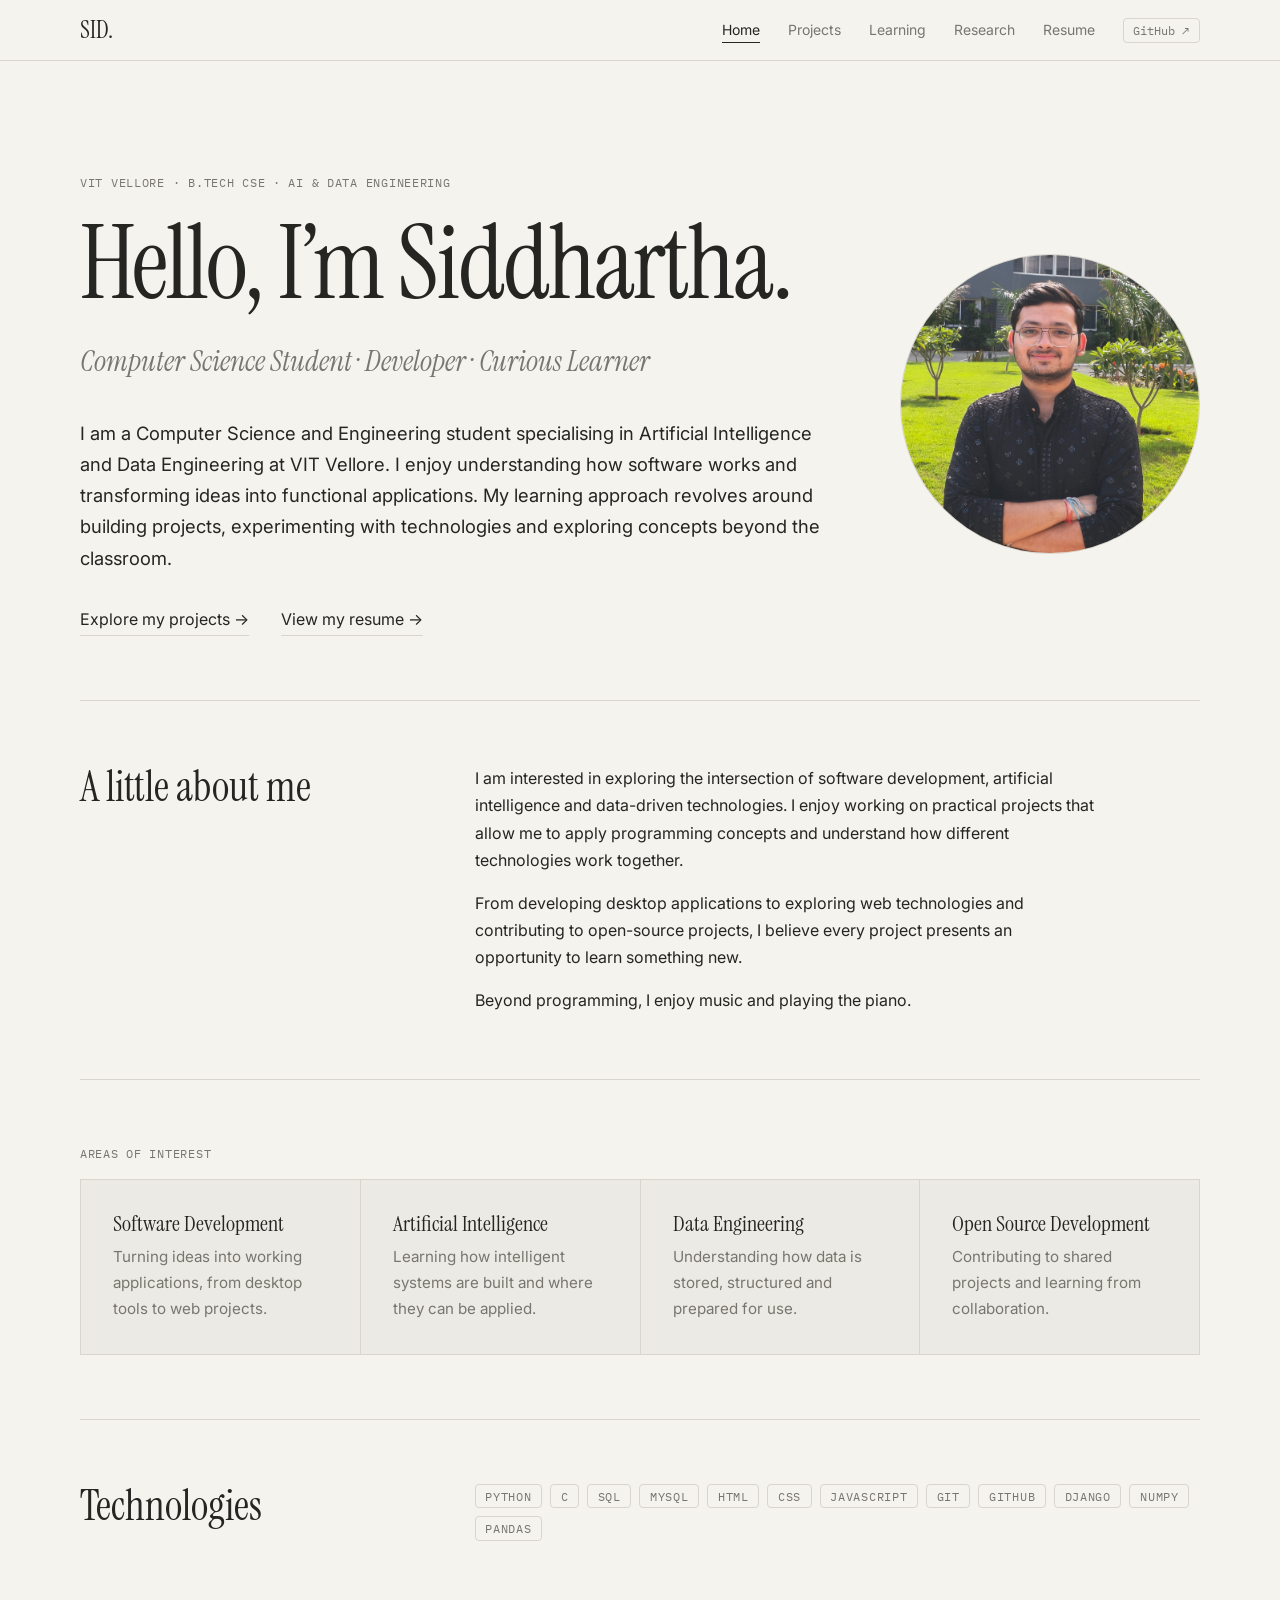
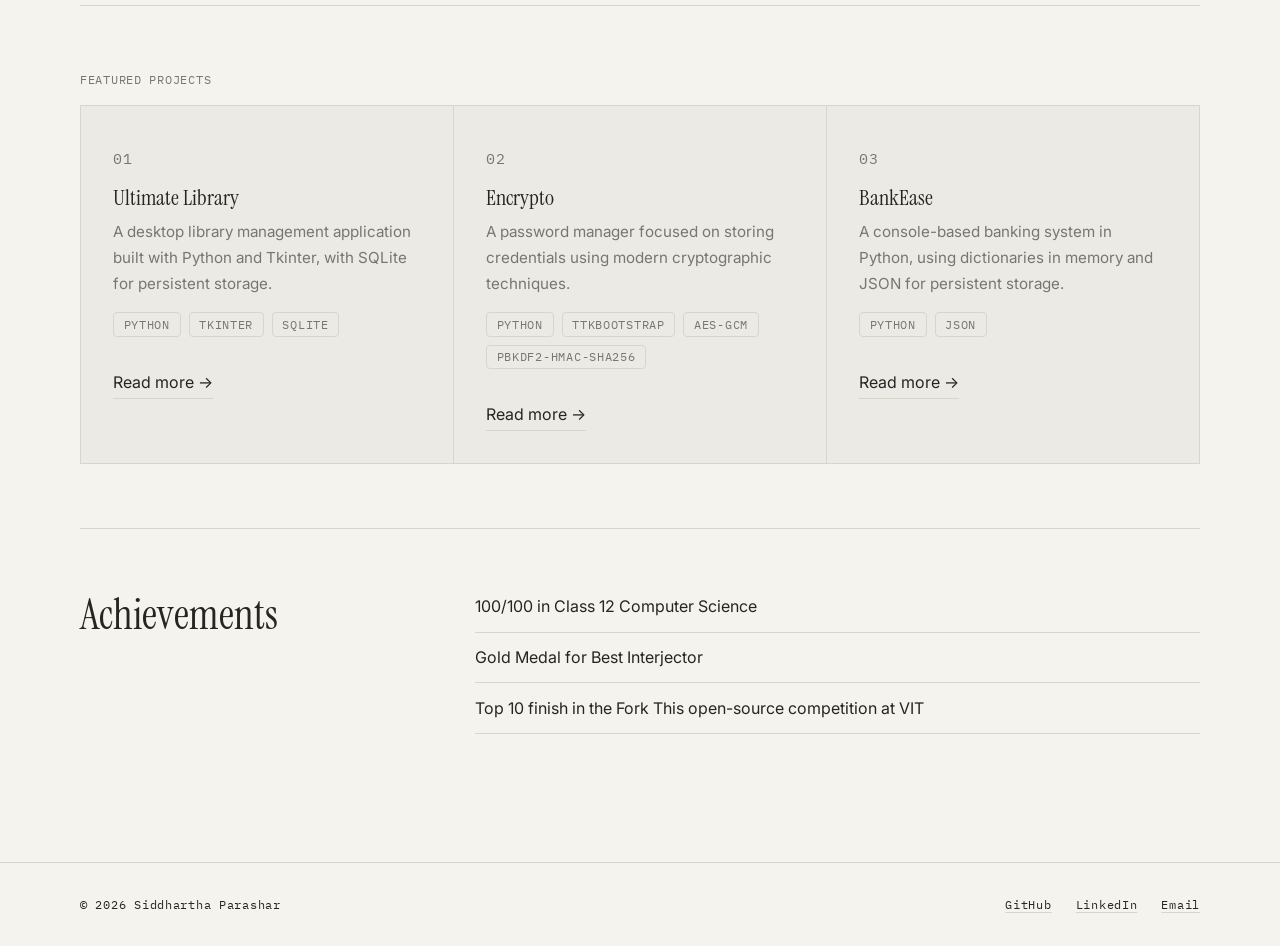
<file: index.html>
<!DOCTYPE html>
<html lang="en"><head><meta charset="utf-8"><meta name="viewport" content="width=device-width,initial-scale=1">
<title>Home — Siddhartha Parashar</title><meta name="description" content="Siddhartha Parashar — Computer Science student at VIT Vellore specialising in AI and Data Engineering.">
<link rel="icon" href="assets/images/favicon.svg" type="image/svg+xml">
<link rel="preconnect" href="https://fonts.googleapis.com"><link rel="preconnect" href="https://fonts.gstatic.com" crossorigin>
<link href="https://fonts.googleapis.com/css2?family=IBM+Plex+Mono:wght@400&family=Inter:wght@400;500&family=Instrument+Serif:ital@0;1&display=swap" rel="stylesheet">
<link rel="stylesheet" href="css/style.css"><link rel="stylesheet" href="css/components.css"><link rel="stylesheet" href="css/responsive.css">
<style>
.hero{display:grid;grid-template-columns:minmax(0,1fr) auto;column-gap:var(--s4);align-items:start}
.hero>*{grid-column:1}
.hero>.hero-photo{grid-column:2;grid-row:1/span 5;width:clamp(200px,24vw,300px);height:auto;aspect-ratio:1/1;border-radius:50%;object-fit:cover;border:1px solid var(--line);align-self:center;background:var(--card)}
@media(max-width:900px){.hero{grid-template-columns:1fr}.hero>.hero-photo{grid-column:1;grid-row:auto;order:-1;width:140px;height:140px;margin-bottom:var(--s3);align-self:start}.hero h1{overflow-wrap:anywhere}}
@media(max-width:380px){.hero>.hero-photo{width:120px;height:120px}}
</style>
</head><body class="">
<a class="skip" href="#main">Skip to content</a>
<header class="site-header"><div class="wrap nav">
<a class="brand" href="index.html">SID.</a>
<button class="menu-btn" aria-expanded="false" aria-controls="nav-list" aria-label="Toggle menu"><span></span><span></span></button>
<nav aria-label="Main"><ul id="nav-list"><li><a href="index.html" aria-current="page">Home</a></li><li><a href="projects.html">Projects</a></li><li><a href="learning.html">Learning</a></li><li><a href="writing.html">Research</a></li><li><a href="resume.html">Resume</a></li><li><a class="gh" href="https://github.com/me-sid/" rel="noopener">GitHub ↗</a></li></ul></nav>
</div></header>
<main id="main">
<section class="wrap hero reveal"><img class="hero-photo" src="assets/images/picture.jpeg" alt="Portrait of Siddhartha Parashar" width="300" height="300" fetchpriority="high"><p class="mono label">VIT Vellore · B.Tech CSE · AI &amp; Data Engineering</p>
<h1>Hello, I’m Siddhartha.</h1><p class="sub">Computer Science Student · Developer · Curious Learner</p>
<p class="lede">I am a Computer Science and Engineering student specialising in Artificial Intelligence and Data Engineering at VIT Vellore. I enjoy understanding how software works and transforming ideas into functional applications. My learning approach revolves around building projects, experimenting with technologies and exploring concepts beyond the classroom.</p>
<p class="actions"><a class="arrow" href="projects.html">Explore my projects →</a><a class="arrow" href="resume.html">View my resume →</a></p></section>
<section class="wrap split reveal"><h2>A little about me</h2><div class="prose"><p>I am interested in exploring the intersection of software development, artificial intelligence and data-driven technologies. I enjoy working on practical projects that allow me to apply programming concepts and understand how different technologies work together.</p><p>From developing desktop applications to exploring web technologies and contributing to open-source projects, I believe every project presents an opportunity to learn something new.</p><p>Beyond programming, I enjoy music and playing the piano.</p></div></section>
<section class="wrap reveal"><p class="mono label">Areas of interest</p><div class="grid4"><div class="cell"><h3>Software Development</h3><p>Turning ideas into working applications, from desktop tools to web projects.</p></div><div class="cell"><h3>Artificial Intelligence</h3><p>Learning how intelligent systems are built and where they can be applied.</p></div><div class="cell"><h3>Data Engineering</h3><p>Understanding how data is stored, structured and prepared for use.</p></div><div class="cell"><h3>Open Source Development</h3><p>Contributing to shared projects and learning from collaboration.</p></div></div></section>
<section class="wrap split reveal"><h2>Technologies</h2><div><ul class="tags mono"><li>Python</li><li>C</li><li>SQL</li><li>MySQL</li><li>HTML</li><li>CSS</li><li>JavaScript</li><li>Git</li><li>GitHub</li><li>Django</li><li>NumPy</li><li>Pandas</li></ul></div></section>
<section class="wrap reveal"><p class="mono label">Featured projects</p><div class="grid3"><article class="card"><p class="mono label">01</p><h3>Ultimate Library</h3><p>A desktop library management application built with Python and Tkinter, with SQLite for persistent storage.</p><ul class="tags mono"><li>Python</li><li>Tkinter</li><li>SQLite</li></ul><a class="arrow" href="projects.html#p1">Read more →</a></article><article class="card"><p class="mono label">02</p><h3>Encrypto</h3><p>A password manager focused on storing credentials using modern cryptographic techniques.</p><ul class="tags mono"><li>Python</li><li>TtkBootstrap</li><li>AES-GCM</li><li>PBKDF2-HMAC-SHA256</li></ul><a class="arrow" href="projects.html#p2">Read more →</a></article><article class="card"><p class="mono label">03</p><h3>BankEase</h3><p>A console-based banking system in Python, using dictionaries in memory and JSON for persistent storage.</p><ul class="tags mono"><li>Python</li><li>JSON</li></ul><a class="arrow" href="projects.html#p3">Read more →</a></article></div></section>
<section class="wrap split reveal"><h2>Achievements</h2><ul class="rows"><li>100/100 in Class 12 Computer Science</li><li>Gold Medal for Best Interjector</li><li>Top 10 finish in the Fork This open-source competition at VIT</li></ul></section></main>
<footer class="site-footer"><div class="wrap foot">
<p class="mono">© <span id="year">2026</span> Siddhartha Parashar</p>
<ul class="mono"><li><a href="https://github.com/me-sid/" rel="noopener">GitHub</a></li><li><a href="https://www.linkedin.com/in/siddhartha-parashar/" rel="noopener">LinkedIn</a></li><li><a href="mailto:siddhartha.parashar@gmail.com">Email</a></li></ul>
</div></footer>
<button class="to-top" aria-label="Back to top" hidden>↑</button>
<script src="js/main.js"></script><script src="js/animations.js"></script>
</body></html>
</file>
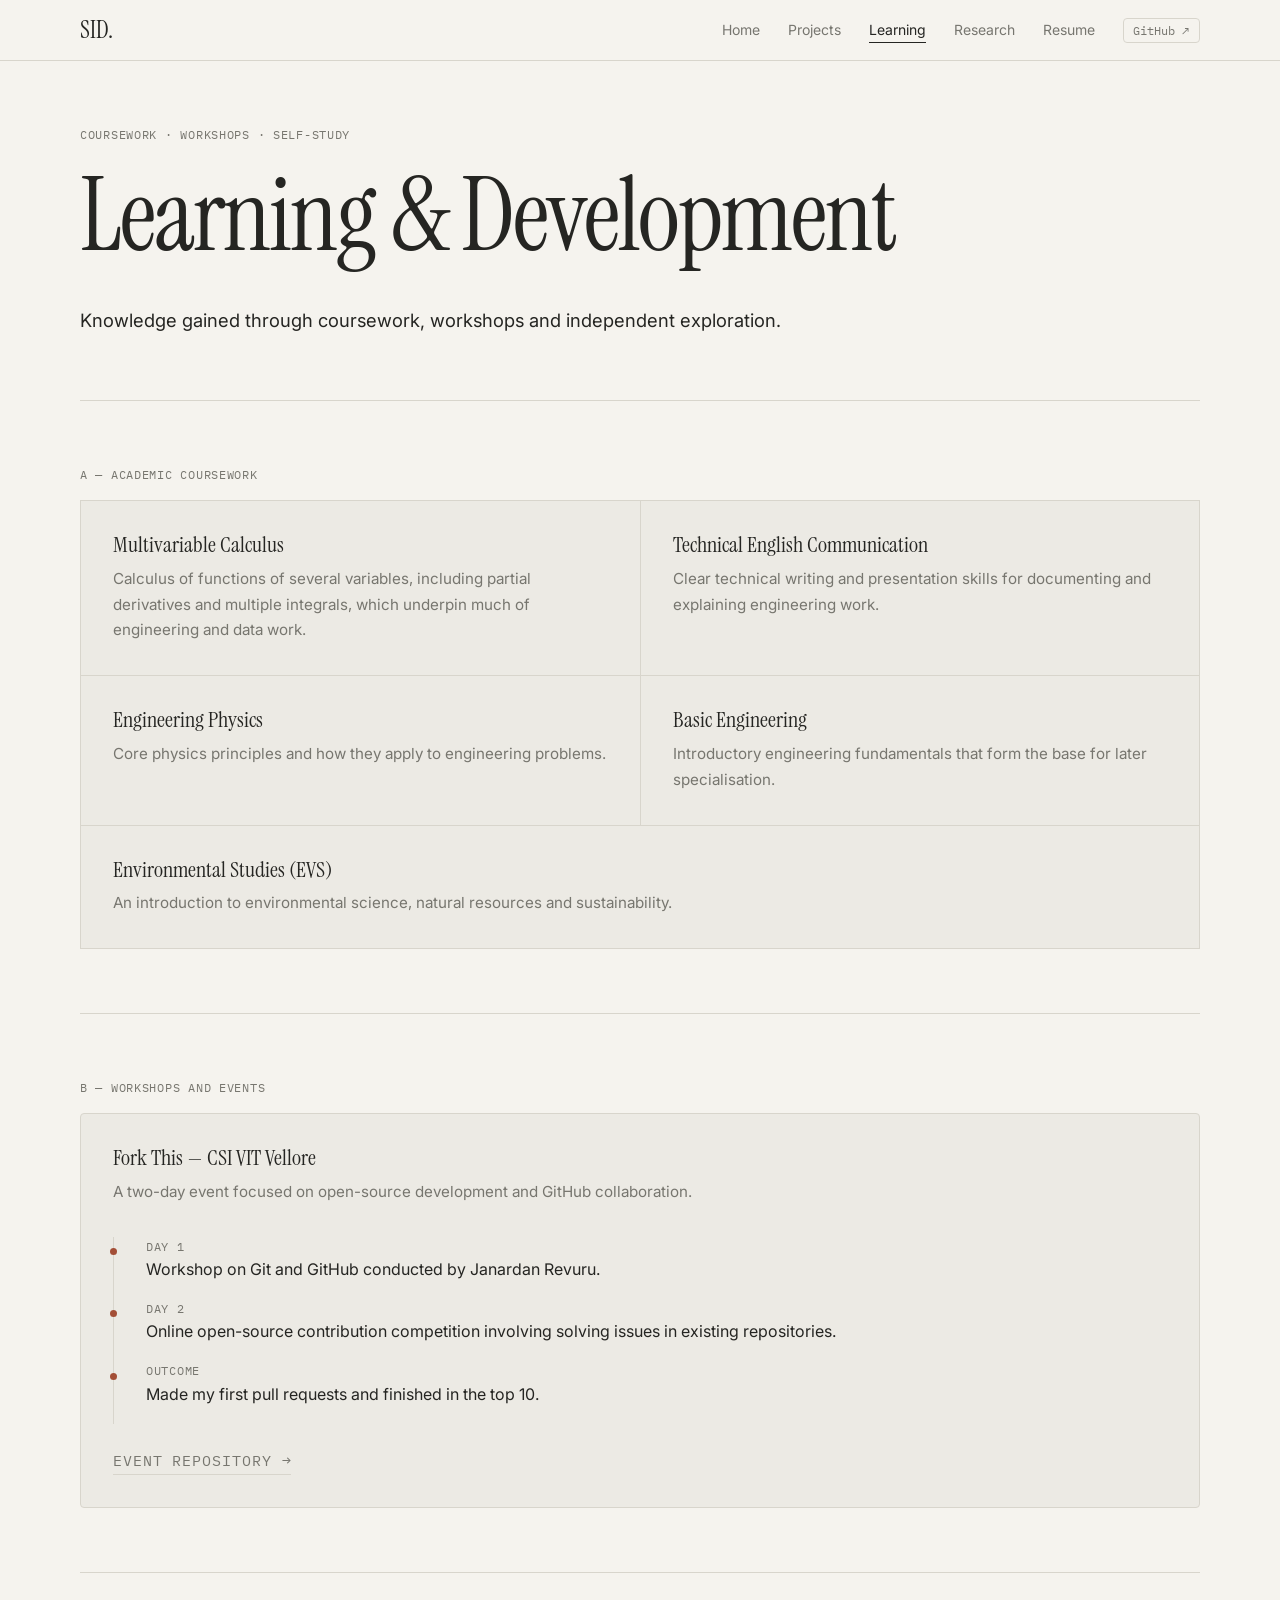
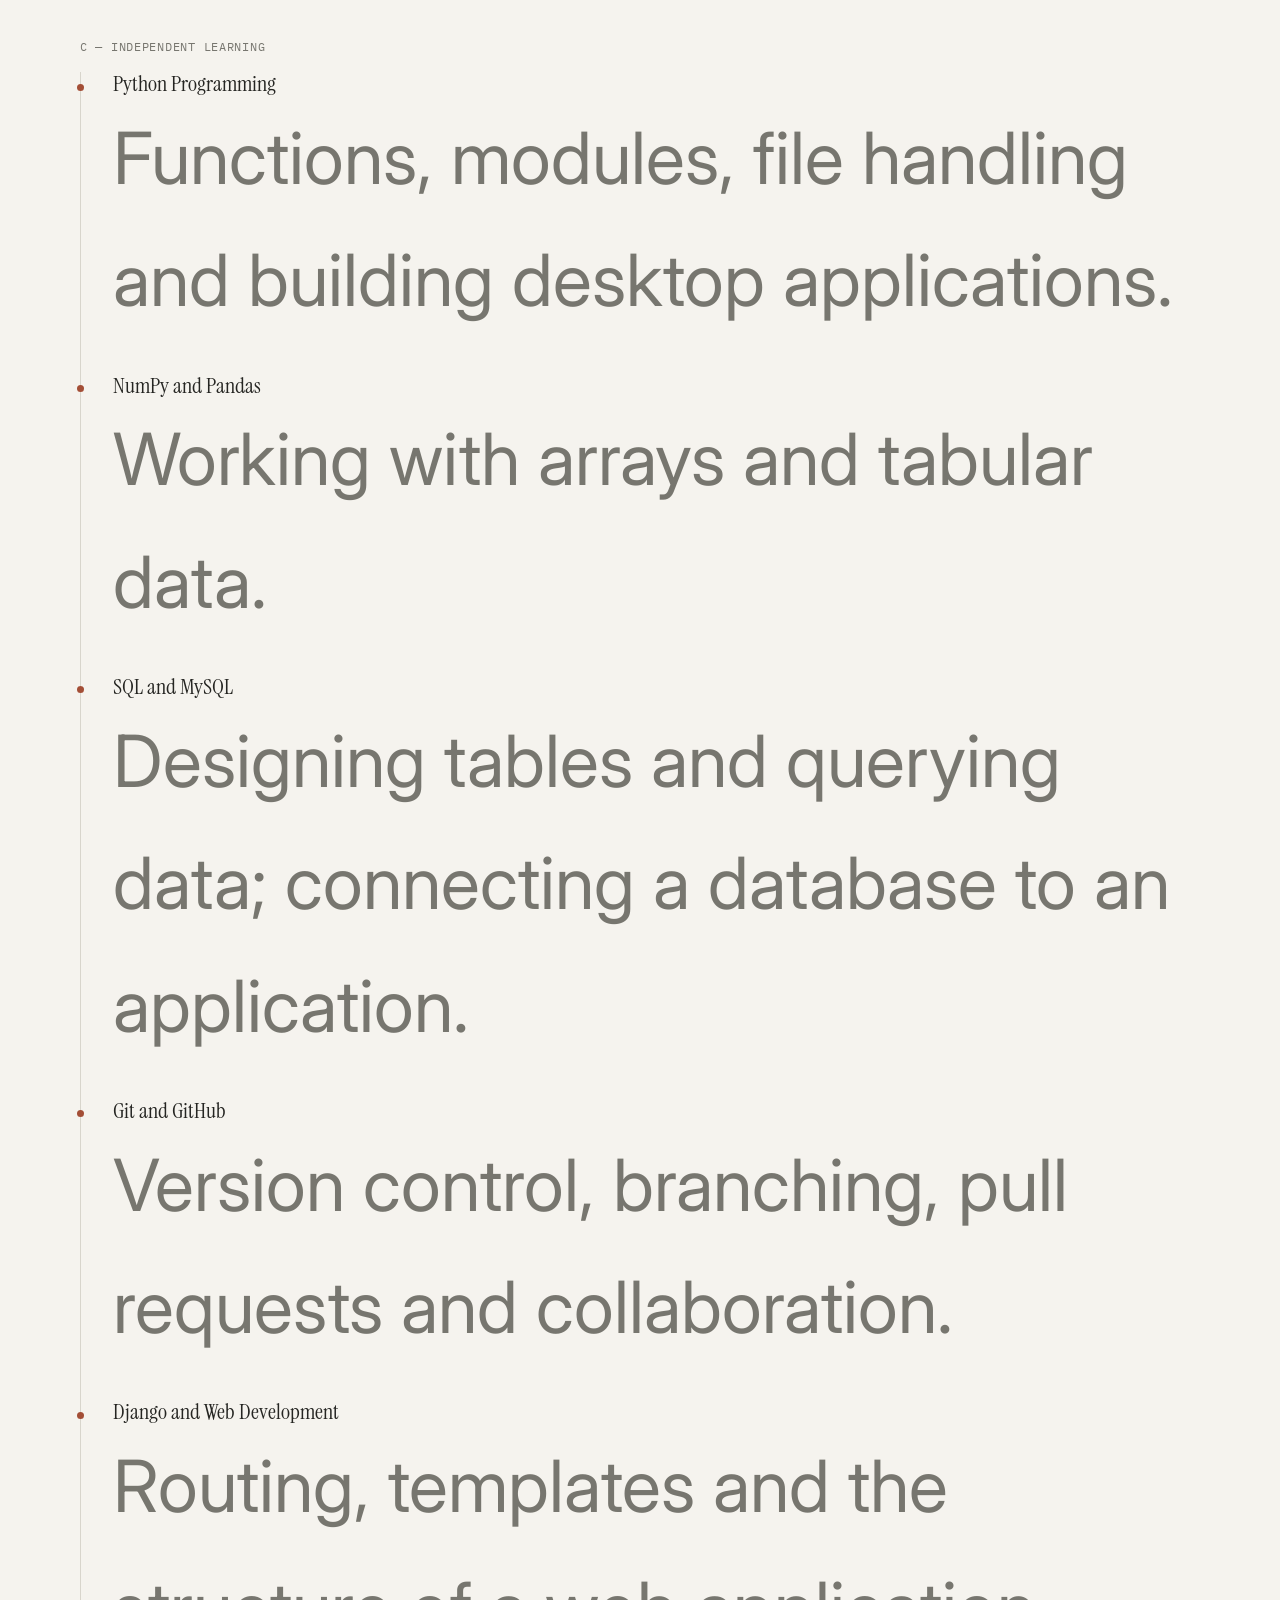
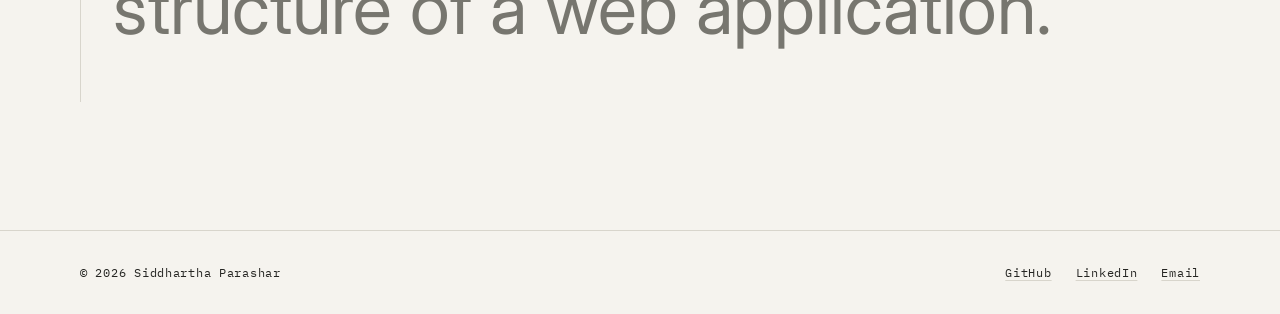
<file: learning.html>
<!DOCTYPE html>
<html lang="en"><head><meta charset="utf-8"><meta name="viewport" content="width=device-width,initial-scale=1">
<title>Learning &amp; Development — Siddhartha Parashar</title><meta name="description" content="Coursework, workshops and independent learning by Siddhartha Parashar.">
<link rel="icon" href="assets/images/favicon.svg" type="image/svg+xml">
<link rel="preconnect" href="https://fonts.googleapis.com"><link rel="preconnect" href="https://fonts.gstatic.com" crossorigin>
<link href="https://fonts.googleapis.com/css2?family=IBM+Plex+Mono:wght@400&family=Inter:wght@400;500&family=Instrument+Serif:ital@0;1&display=swap" rel="stylesheet">
<link rel="stylesheet" href="css/style.css"><link rel="stylesheet" href="css/components.css"><link rel="stylesheet" href="css/responsive.css">
</head><body class="">
<a class="skip" href="#main">Skip to content</a>
<header class="site-header"><div class="wrap nav">
<a class="brand" href="index.html">SID.</a>
<button class="menu-btn" aria-expanded="false" aria-controls="nav-list" aria-label="Toggle menu"><span></span><span></span></button>
<nav aria-label="Main"><ul id="nav-list"><li><a href="index.html">Home</a></li><li><a href="projects.html">Projects</a></li><li><a href="learning.html" aria-current="page">Learning</a></li><li><a href="writing.html">Research</a></li><li><a href="resume.html">Resume</a></li><li><a class="gh" href="https://github.com/me-sid/" rel="noopener">GitHub ↗</a></li></ul></nav>
</div></header>
<main id="main"><section class="wrap page-head reveal"><p class="mono label">Coursework · Workshops · Self-study</p><h1>Learning &amp; Development</h1><p class=lede>Knowledge gained through coursework, workshops and independent exploration.</p></section>
<section class="wrap reveal"><p class="mono label">A — Academic coursework</p><div class="grid2"><div class="card"><h3>Multivariable Calculus</h3><p>Calculus of functions of several variables, including partial derivatives and multiple integrals, which underpin much of engineering and data work.</p></div><div class="card"><h3>Technical English Communication</h3><p>Clear technical writing and presentation skills for documenting and explaining engineering work.</p></div><div class="card"><h3>Engineering Physics</h3><p>Core physics principles and how they apply to engineering problems.</p></div><div class="card"><h3>Basic Engineering</h3><p>Introductory engineering fundamentals that form the base for later specialisation.</p></div><div class="card"><h3>Environmental Studies (EVS)</h3><p>An introduction to environmental science, natural resources and sustainability.</p></div></div></section>
<section class="wrap reveal"><p class="mono label">B — Workshops and events</p><article class="card event"><h3>Fork This — CSI VIT Vellore</h3><p>A two-day event focused on open-source development and GitHub collaboration.</p>
<ul class="timeline"><li><span class="mono">Day 1</span>Workshop on Git and GitHub conducted by Janardan Revuru.</li><li><span class="mono">Day 2</span>Online open-source contribution competition involving solving issues in existing repositories.</li><li><span class="mono">Outcome</span>Made my first pull requests and finished in the top 10.</li></ul>
<p class="plink mono"><a class="arrow" href="https://github.com/csivitu/space-invaders-forkthis26" rel="noopener">Event repository →</a></p></article></section>
<section class="wrap reveal"><p class="mono label">C — Independent learning</p><ol class="timeline big"><li><h3>Python Programming</h3><p>Functions, modules, file handling and building desktop applications.</p></li><li><h3>NumPy and Pandas</h3><p>Working with arrays and tabular data.</p></li><li><h3>SQL and MySQL</h3><p>Designing tables and querying data; connecting a database to an application.</p></li><li><h3>Git and GitHub</h3><p>Version control, branching, pull requests and collaboration.</p></li><li><h3>Django and Web Development</h3><p>Routing, templates and the structure of a web application.</p></li></ol></section></main>
<footer class="site-footer"><div class="wrap foot">
<p class="mono">© <span id="year">2026</span> Siddhartha Parashar</p>
<ul class="mono"><li><a href="https://github.com/me-sid/" rel="noopener">GitHub</a></li><li><a href="https://www.linkedin.com/in/siddhartha-parashar/" rel="noopener">LinkedIn</a></li><li><a href="mailto:siddhartha.parashar@gmail.com">Email</a></li></ul>
</div></footer>
<button class="to-top" aria-label="Back to top" hidden>↑</button>
<script src="js/main.js"></script><script src="js/animations.js"></script>
</body></html>
</file>
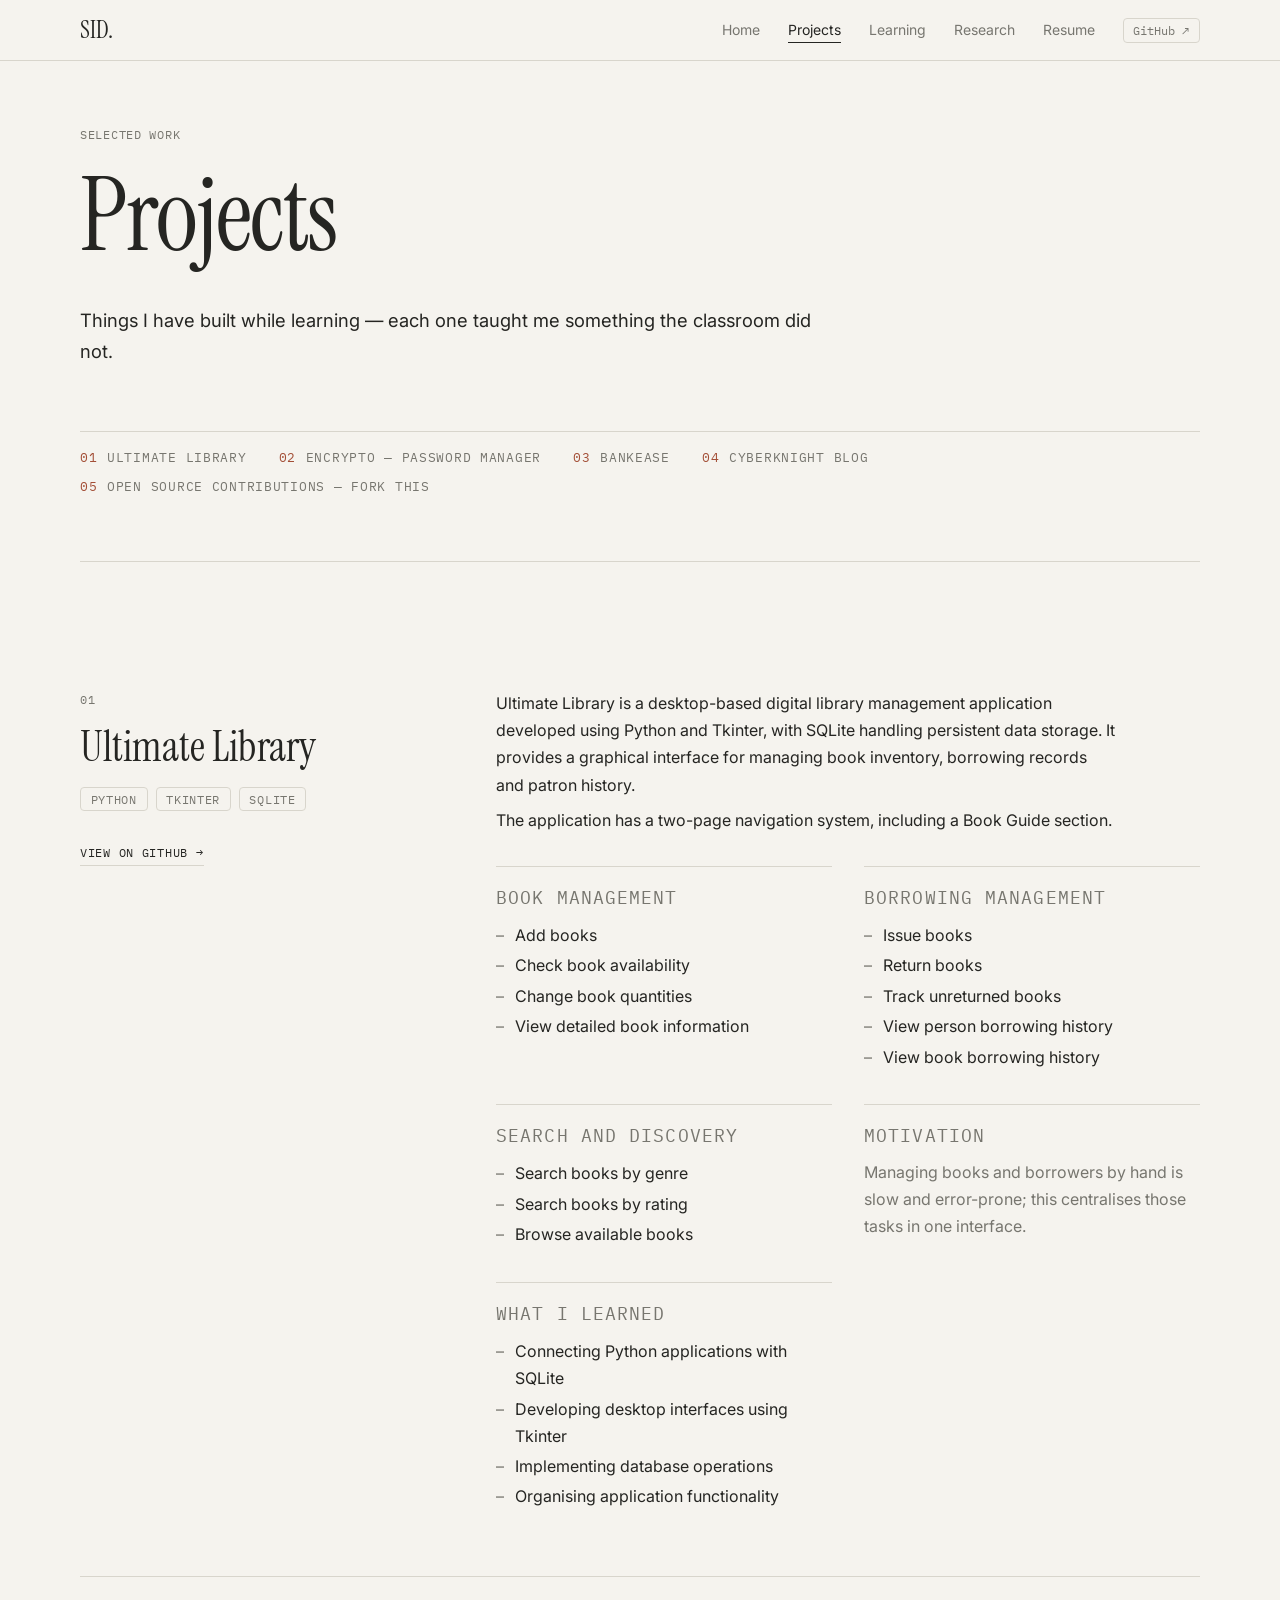
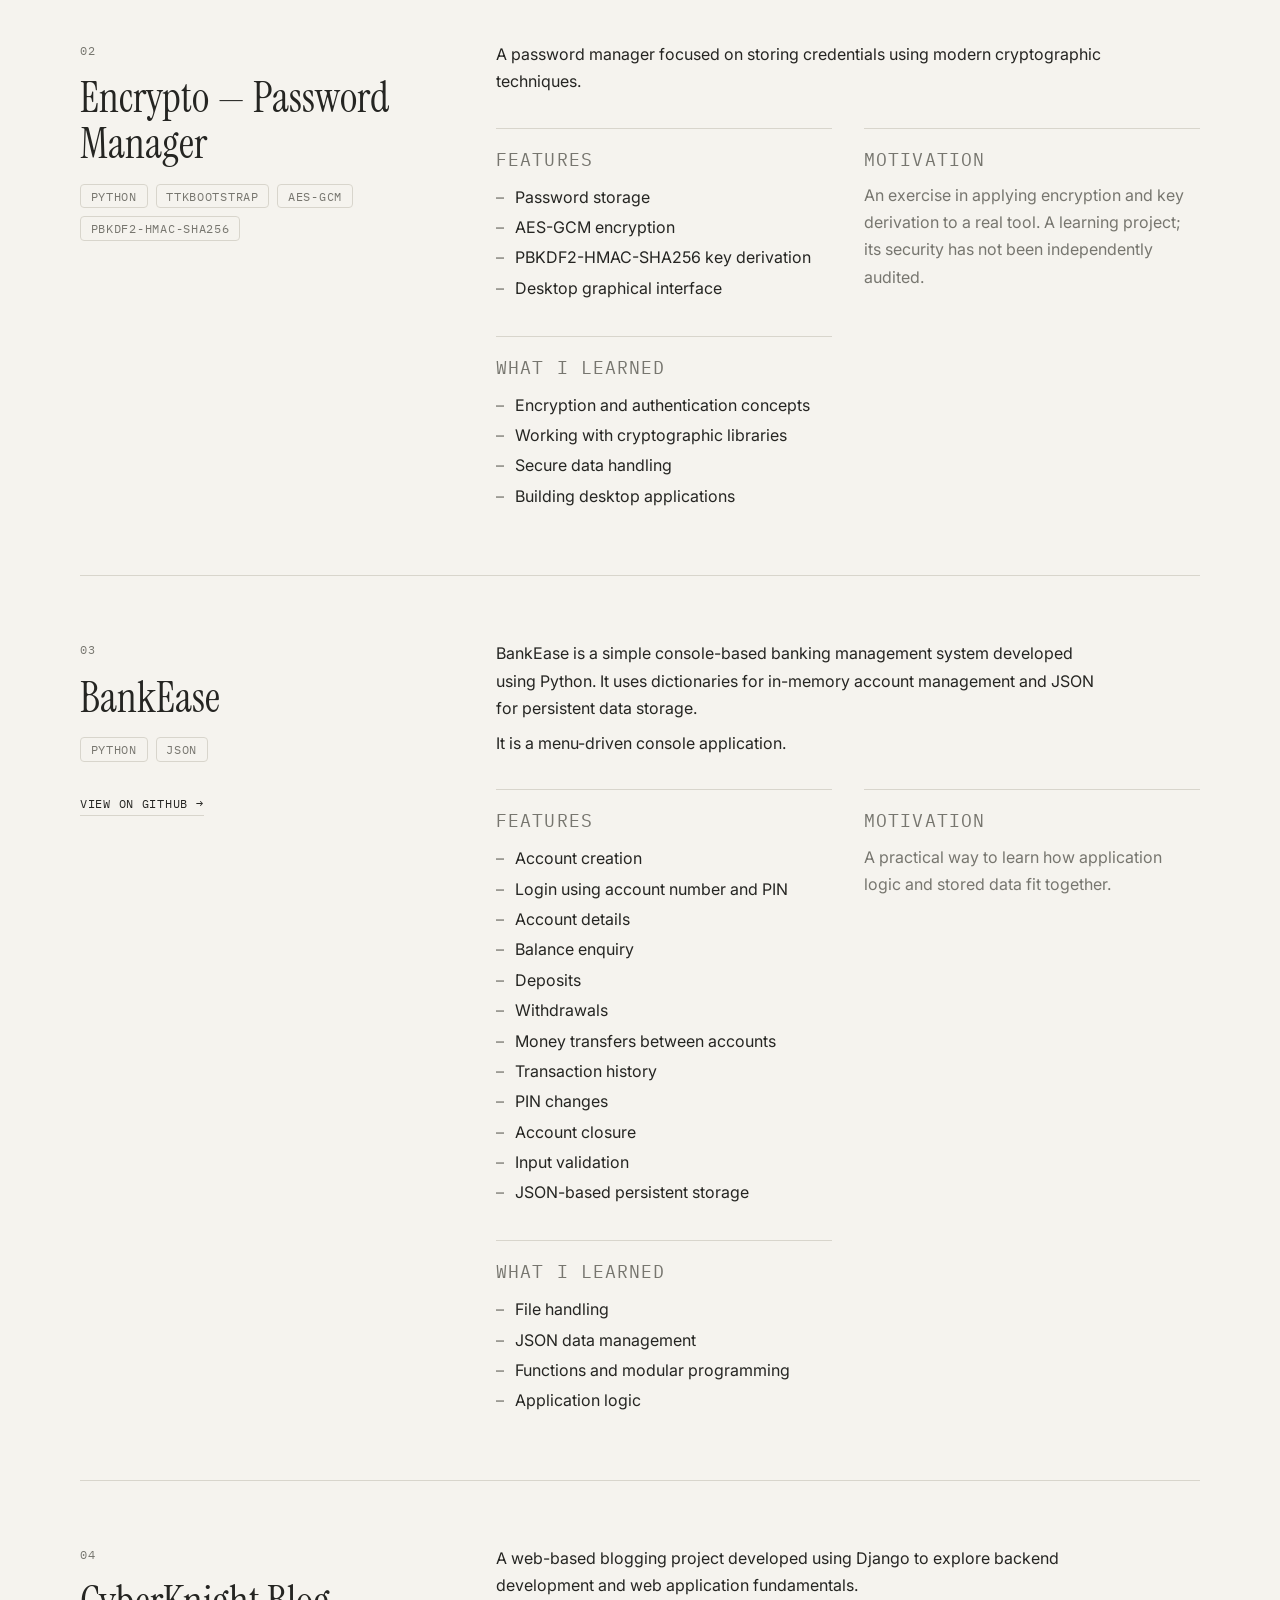
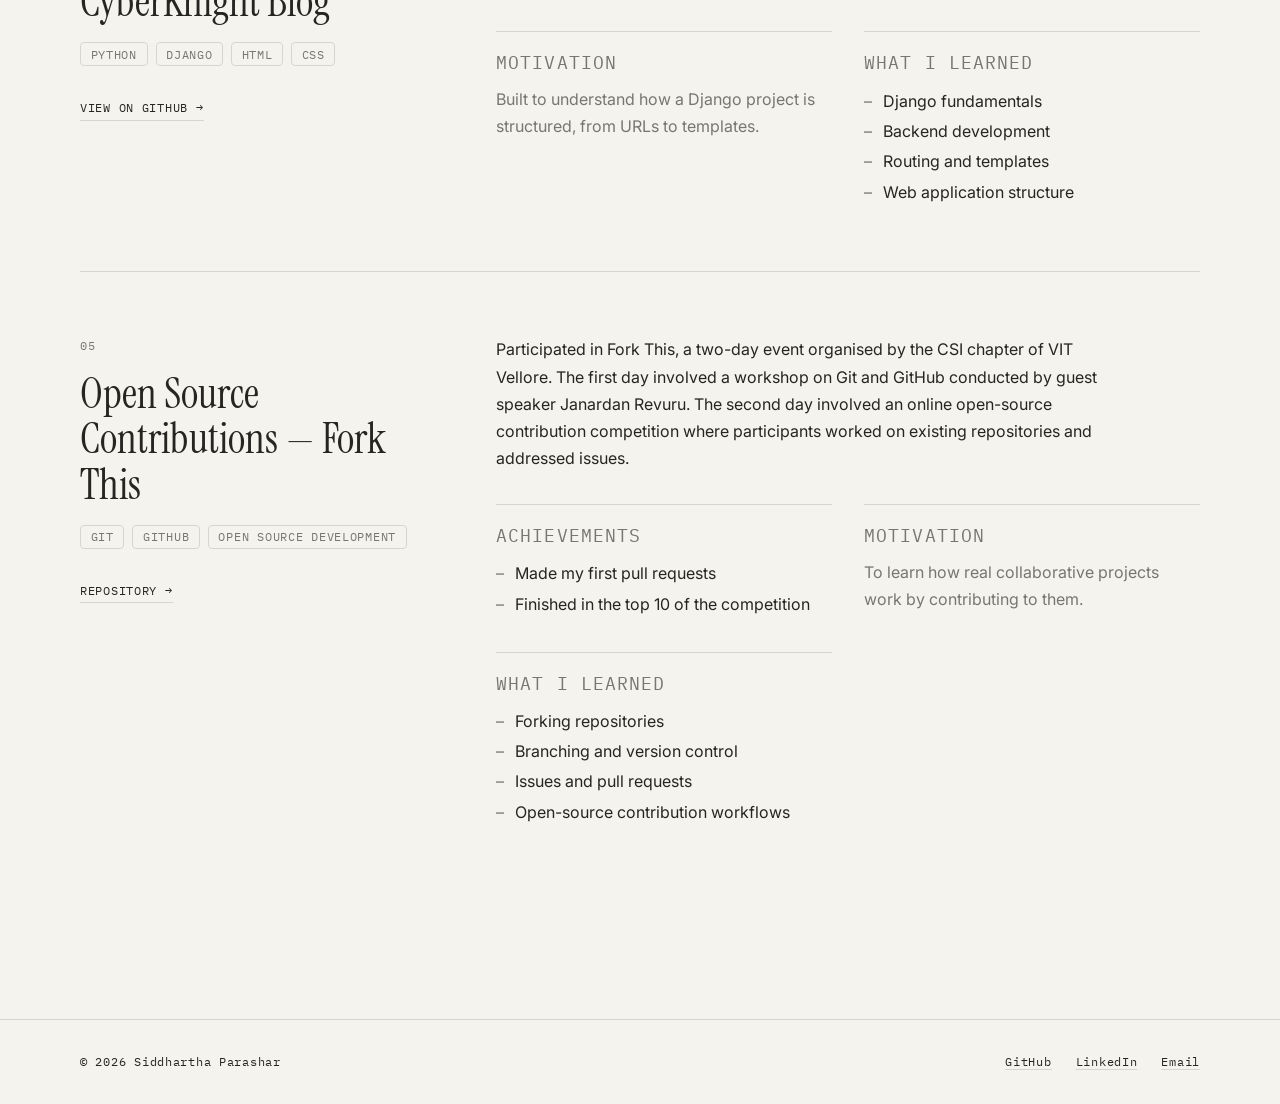
<file: projects.html>
<!DOCTYPE html>
<html lang="en"><head><meta charset="utf-8"><meta name="viewport" content="width=device-width,initial-scale=1">
<title>Projects — Siddhartha Parashar</title><meta name="description" content="Selected projects by Siddhartha Parashar: desktop apps, Django and open-source work.">
<link rel="icon" href="assets/images/favicon.svg" type="image/svg+xml">
<link rel="preconnect" href="https://fonts.googleapis.com"><link rel="preconnect" href="https://fonts.gstatic.com" crossorigin>
<link href="https://fonts.googleapis.com/css2?family=IBM+Plex+Mono:wght@400&family=Inter:wght@400;500&family=Instrument+Serif:ital@0;1&display=swap" rel="stylesheet">
<link rel="stylesheet" href="css/style.css"><link rel="stylesheet" href="css/components.css"><link rel="stylesheet" href="css/responsive.css">
<style>
.pindex{border-top:1px solid var(--line);padding-top:var(--s2)}
.pindex ul{display:flex;flex-wrap:wrap;gap:.5rem 2rem}
.pindex a{text-decoration:none;color:var(--mute);font-size:.8rem}
.pindex a span{color:var(--accent);margin-right:.6rem}
.pindex a:hover{color:var(--ink)}
.project{grid-template-columns:minmax(0,1fr) minmax(0,2fr);gap:var(--s4);scroll-margin-top:5rem}
.phead{align-self:start;position:sticky;top:5.5rem}
.phead h2{margin-bottom:var(--s2)}
.phead .plink{margin-top:var(--s3)}
.pintro{max-width:62ch;margin-bottom:var(--s3)}
.pintro p+p{margin-top:var(--s1)}
.pgrid{display:grid;grid-template-columns:1fr 1fr;gap:var(--s3) var(--s3)}
.pgrid section{border-top:1px solid var(--line);padding-top:var(--s2)}
.pgrid h3{margin:0 0 .5rem;font-size:1.15rem}
.pgrid p{color:var(--mute)}
.pgrid .dash li{padding-block:.1rem}
@media(max-width:900px){.project{gap:var(--s3)}.phead{position:static}.phead .plink{margin-top:var(--s2)}}
@media(max-width:600px){.pgrid{grid-template-columns:1fr}}
</style>
</head><body class="">
<a class="skip" href="#main">Skip to content</a>
<header class="site-header"><div class="wrap nav">
<a class="brand" href="index.html">SID.</a>
<button class="menu-btn" aria-expanded="false" aria-controls="nav-list" aria-label="Toggle menu"><span></span><span></span></button>
<nav aria-label="Main"><ul id="nav-list"><li><a href="index.html">Home</a></li><li><a href="projects.html" aria-current="page">Projects</a></li><li><a href="learning.html">Learning</a></li><li><a href="writing.html">Research</a></li><li><a href="resume.html">Resume</a></li><li><a class="gh" href="https://github.com/me-sid/" rel="noopener">GitHub ↗</a></li></ul></nav>
</div></header>
<main id="main"><section class="wrap page-head reveal"><p class="mono label">Selected work</p><h1>Projects</h1><p class=lede>Things I have built while learning — each one taught me something the classroom did not.</p></section><nav class="wrap pindex mono" aria-label="Projects index"><ul><li><a href="#p1"><span>01</span>Ultimate Library</a></li><li><a href="#p2"><span>02</span>Encrypto — Password Manager</a></li><li><a href="#p3"><span>03</span>BankEase</a></li><li><a href="#p4"><span>04</span>CyberKnight Blog</a></li><li><a href="#p5"><span>05</span>Open Source Contributions — Fork This</a></li></ul></nav><div class="wrap projects"><article id="p1" class="project reveal"><header class="phead"><p class="mono label">01</p><h2>Ultimate Library</h2><ul class="tags mono"><li>Python</li><li>Tkinter</li><li>SQLite</li></ul><p class="plink mono"><a class="arrow" href="https://github.com/me-sid/Ultimate-Library" rel="noopener">View on GitHub →</a></p></header><div class="pbody"><div class="pintro"><p>Ultimate Library is a desktop-based digital library management application developed using Python and Tkinter, with SQLite handling persistent data storage. It provides a graphical interface for managing book inventory, borrowing records and patron history.</p><p>The application has a two-page navigation system, including a Book Guide section.</p></div><div class="pgrid"><section><h3 class="mono">Book management</h3><ul class="dash"><li>Add books</li><li>Check book availability</li><li>Change book quantities</li><li>View detailed book information</li></ul></section><section><h3 class="mono">Borrowing management</h3><ul class="dash"><li>Issue books</li><li>Return books</li><li>Track unreturned books</li><li>View person borrowing history</li><li>View book borrowing history</li></ul></section><section><h3 class="mono">Search and discovery</h3><ul class="dash"><li>Search books by genre</li><li>Search books by rating</li><li>Browse available books</li></ul></section><section><h3 class="mono">Motivation</h3><p>Managing books and borrowers by hand is slow and error-prone; this centralises those tasks in one interface.</p></section><section><h3 class="mono">What I learned</h3><ul class="dash"><li>Connecting Python applications with SQLite</li><li>Developing desktop interfaces using Tkinter</li><li>Implementing database operations</li><li>Organising application functionality</li></ul></section></div></div></article><article id="p2" class="project reveal"><header class="phead"><p class="mono label">02</p><h2>Encrypto — Password Manager</h2><ul class="tags mono"><li>Python</li><li>TtkBootstrap</li><li>AES-GCM</li><li>PBKDF2-HMAC-SHA256</li></ul></header><div class="pbody"><div class="pintro"><p>A password manager focused on storing credentials using modern cryptographic techniques.</p></div><div class="pgrid"><section><h3 class="mono">Features</h3><ul class="dash"><li>Password storage</li><li>AES-GCM encryption</li><li>PBKDF2-HMAC-SHA256 key derivation</li><li>Desktop graphical interface</li></ul></section><section><h3 class="mono">Motivation</h3><p>An exercise in applying encryption and key derivation to a real tool. A learning project; its security has not been independently audited.</p></section><section><h3 class="mono">What I learned</h3><ul class="dash"><li>Encryption and authentication concepts</li><li>Working with cryptographic libraries</li><li>Secure data handling</li><li>Building desktop applications</li></ul></section></div></div></article><article id="p3" class="project reveal"><header class="phead"><p class="mono label">03</p><h2>BankEase</h2><ul class="tags mono"><li>Python</li><li>JSON</li></ul><p class="plink mono"><a class="arrow" href="https://github.com/me-sid/BankEase" rel="noopener">View on GitHub →</a></p></header><div class="pbody"><div class="pintro"><p>BankEase is a simple console-based banking management system developed using Python. It uses dictionaries for in-memory account management and JSON for persistent data storage.</p><p>It is a menu-driven console application.</p></div><div class="pgrid"><section><h3 class="mono">Features</h3><ul class="dash"><li>Account creation</li><li>Login using account number and PIN</li><li>Account details</li><li>Balance enquiry</li><li>Deposits</li><li>Withdrawals</li><li>Money transfers between accounts</li><li>Transaction history</li><li>PIN changes</li><li>Account closure</li><li>Input validation</li><li>JSON-based persistent storage</li></ul></section><section><h3 class="mono">Motivation</h3><p>A practical way to learn how application logic and stored data fit together.</p></section><section><h3 class="mono">What I learned</h3><ul class="dash"><li>File handling</li><li>JSON data management</li><li>Functions and modular programming</li><li>Application logic</li></ul></section></div></div></article><article id="p4" class="project reveal"><header class="phead"><p class="mono label">04</p><h2>CyberKnight Blog</h2><ul class="tags mono"><li>Python</li><li>Django</li><li>HTML</li><li>CSS</li></ul><p class="plink mono"><a class="arrow" href="https://github.com/me-sid/Cyberknight-blog" rel="noopener">View on GitHub →</a></p></header><div class="pbody"><div class="pintro"><p>A web-based blogging project developed using Django to explore backend development and web application fundamentals.</p></div><div class="pgrid"><section><h3 class="mono">Motivation</h3><p>Built to understand how a Django project is structured, from URLs to templates.</p></section><section><h3 class="mono">What I learned</h3><ul class="dash"><li>Django fundamentals</li><li>Backend development</li><li>Routing and templates</li><li>Web application structure</li></ul></section></div></div></article><article id="p5" class="project reveal"><header class="phead"><p class="mono label">05</p><h2>Open Source Contributions — Fork This</h2><ul class="tags mono"><li>Git</li><li>GitHub</li><li>Open Source Development</li></ul><p class="plink mono"><a class="arrow" href="https://github.com/csivitu/space-invaders-forkthis26" rel="noopener">Repository →</a></p></header><div class="pbody"><div class="pintro"><p>Participated in Fork This, a two-day event organised by the CSI chapter of VIT Vellore. The first day involved a workshop on Git and GitHub conducted by guest speaker Janardan Revuru. The second day involved an online open-source contribution competition where participants worked on existing repositories and addressed issues.</p></div><div class="pgrid"><section><h3 class="mono">Achievements</h3><ul class="dash"><li>Made my first pull requests</li><li>Finished in the top 10 of the competition</li></ul></section><section><h3 class="mono">Motivation</h3><p>To learn how real collaborative projects work by contributing to them.</p></section><section><h3 class="mono">What I learned</h3><ul class="dash"><li>Forking repositories</li><li>Branching and version control</li><li>Issues and pull requests</li><li>Open-source contribution workflows</li></ul></section></div></div></article></div></main>
<footer class="site-footer"><div class="wrap foot">
<p class="mono">© <span id="year">2026</span> Siddhartha Parashar</p>
<ul class="mono"><li><a href="https://github.com/me-sid/" rel="noopener">GitHub</a></li><li><a href="https://www.linkedin.com/in/siddhartha-parashar/" rel="noopener">LinkedIn</a></li><li><a href="mailto:siddhartha.parashar@gmail.com">Email</a></li></ul>
</div></footer>
<button class="to-top" aria-label="Back to top" hidden>↑</button>
<script src="js/main.js"></script><script src="js/animations.js"></script>
</body></html>
</file>
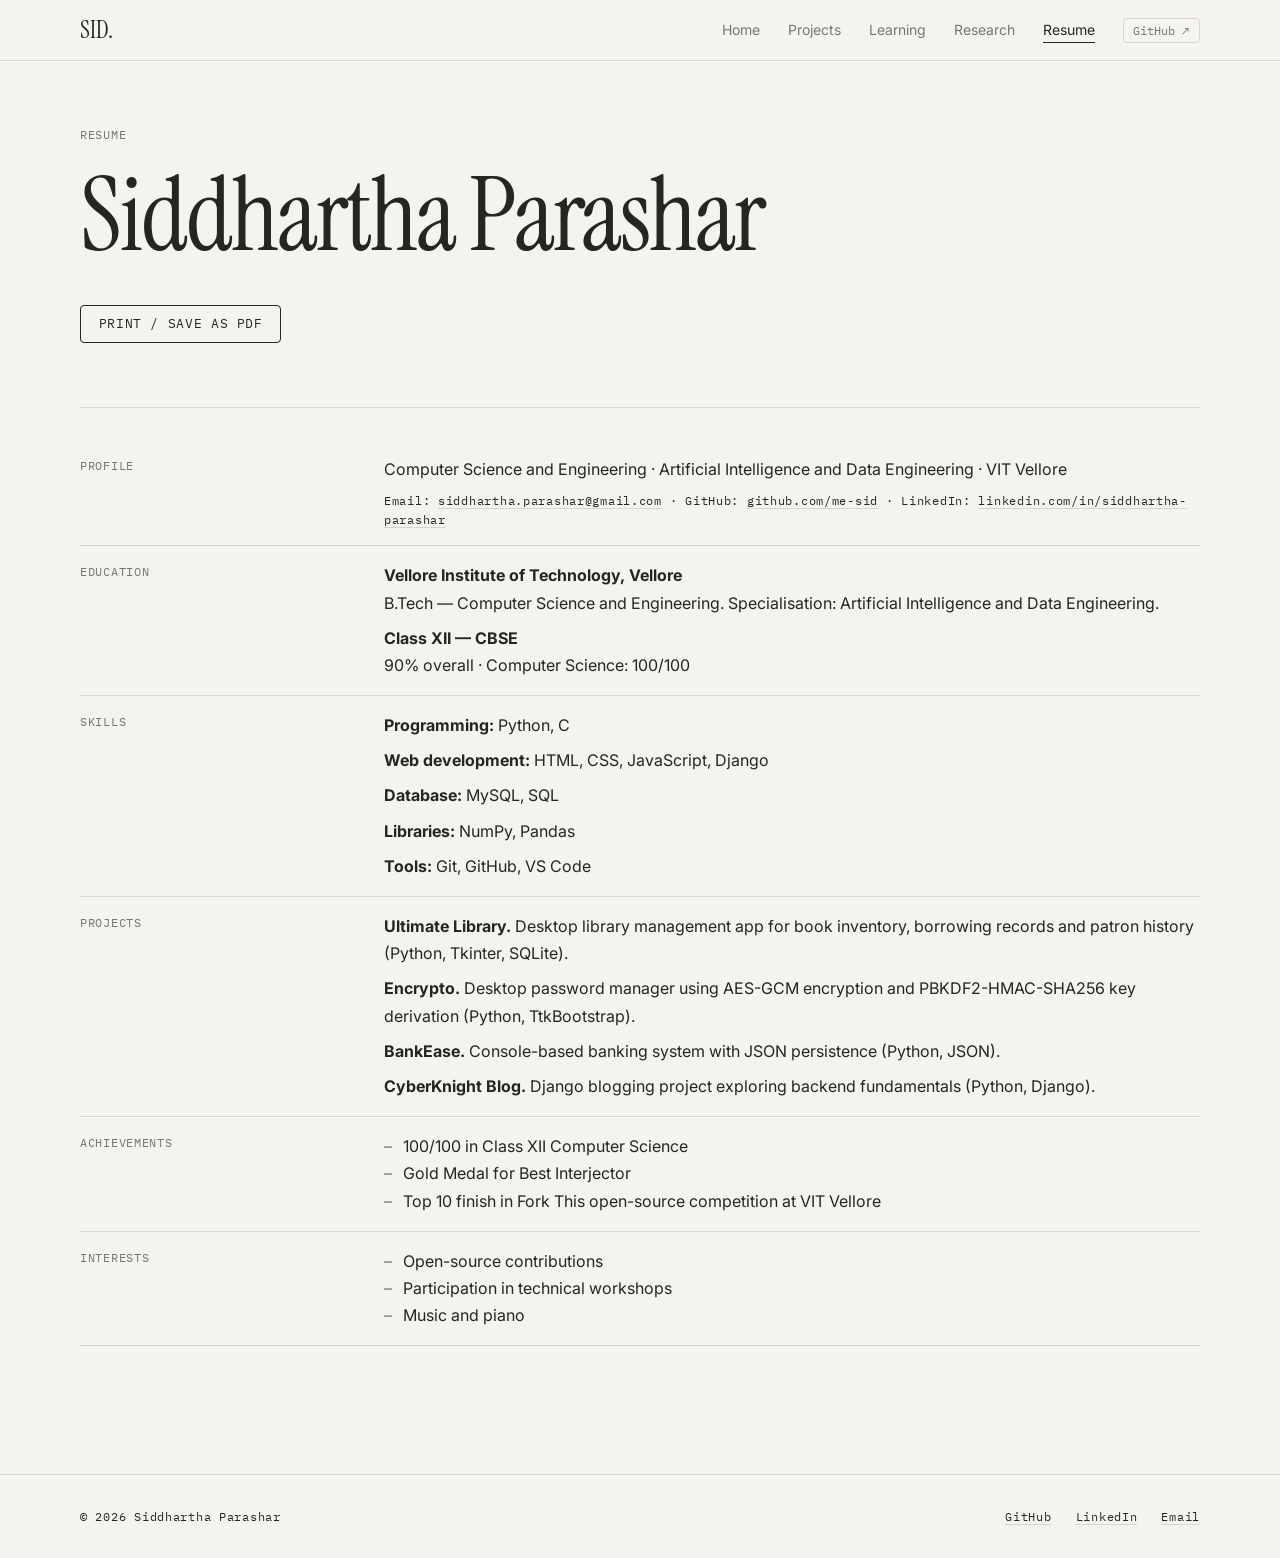
<file: resume.html>
<!DOCTYPE html>
<html lang="en"><head><meta charset="utf-8"><meta name="viewport" content="width=device-width,initial-scale=1">
<title>Resume — Siddhartha Parashar</title><meta name="description" content="Resume of Siddhartha Parashar, first-year B.Tech CSE student at VIT Vellore.">
<link rel="icon" href="assets/images/favicon.svg" type="image/svg+xml">
<link rel="preconnect" href="https://fonts.googleapis.com"><link rel="preconnect" href="https://fonts.gstatic.com" crossorigin>
<link href="https://fonts.googleapis.com/css2?family=IBM+Plex+Mono:wght@400&family=Inter:wght@400;500&family=Instrument+Serif:ital@0;1&display=swap" rel="stylesheet">
<link rel="stylesheet" href="css/style.css"><link rel="stylesheet" href="css/components.css"><link rel="stylesheet" href="css/responsive.css">
</head><body class="resume-page">
<a class="skip" href="#main">Skip to content</a>
<header class="site-header"><div class="wrap nav">
<a class="brand" href="index.html">SID.</a>
<button class="menu-btn" aria-expanded="false" aria-controls="nav-list" aria-label="Toggle menu"><span></span><span></span></button>
<nav aria-label="Main"><ul id="nav-list"><li><a href="index.html">Home</a></li><li><a href="projects.html">Projects</a></li><li><a href="learning.html">Learning</a></li><li><a href="writing.html">Research</a></li><li><a href="resume.html" aria-current="page">Resume</a></li><li><a class="gh" href="https://github.com/me-sid/" rel="noopener">GitHub ↗</a></li></ul></nav>
</div></header>
<main id="main">
<section class="wrap page-head reveal"><p class="mono label">Resume</p><h1>Siddhartha Parashar</h1>
<p class="actions noprint"><button class="btn" onclick="window.print()">Print / Save as PDF</button></p></section>
<section class="wrap resume reveal">
<div class="rrow"><h2 class="mono">Profile</h2><div><p>Computer Science and Engineering · Artificial Intelligence and Data Engineering · VIT Vellore</p><p class="mono small">Email: <a href="mailto:siddhartha.parashar@gmail.com">siddhartha.parashar@gmail.com</a> · GitHub: <a href="https://github.com/me-sid/" rel="noopener">github.com/me-sid</a> · LinkedIn: <a href="https://www.linkedin.com/in/siddhartha-parashar/" rel="noopener">linkedin.com/in/siddhartha-parashar</a></p></div></div>
<div class="rrow"><h2 class="mono">Education</h2><div><p><strong>Vellore Institute of Technology, Vellore</strong><br>B.Tech — Computer Science and Engineering. Specialisation: Artificial Intelligence and Data Engineering.</p><p><strong>Class XII — CBSE</strong><br>90% overall · Computer Science: 100/100</p></div></div>
<div class="rrow"><h2 class="mono">Skills</h2><div><p><strong>Programming:</strong> Python, C</p><p><strong>Web development:</strong> HTML, CSS, JavaScript, Django</p><p><strong>Database:</strong> MySQL, SQL</p><p><strong>Libraries:</strong> NumPy, Pandas</p><p><strong>Tools:</strong> Git, GitHub, VS Code</p></div></div>
<div class="rrow"><h2 class="mono">Projects</h2><div><p><strong>Ultimate Library.</strong> Desktop library management app for book inventory, borrowing records and patron history (Python, Tkinter, SQLite).</p><p><strong>Encrypto.</strong> Desktop password manager using AES-GCM encryption and PBKDF2-HMAC-SHA256 key derivation (Python, TtkBootstrap).</p><p><strong>BankEase.</strong> Console-based banking system with JSON persistence (Python, JSON).</p><p><strong>CyberKnight Blog.</strong> Django blogging project exploring backend fundamentals (Python, Django).</p></div></div>
<div class="rrow"><h2 class="mono">Achievements</h2><ul class="dash"><li>100/100 in Class XII Computer Science</li><li>Gold Medal for Best Interjector</li><li>Top 10 finish in Fork This open-source competition at VIT Vellore</li></ul></div>
<div class="rrow"><h2 class="mono">Interests</h2><ul class="dash"><li>Open-source contributions</li><li>Participation in technical workshops</li><li>Music and piano</li></ul></div></section></main>
<footer class="site-footer"><div class="wrap foot">
<p class="mono">© <span id="year">2026</span> Siddhartha Parashar</p>
<ul class="mono"><li><a href="https://github.com/me-sid/" rel="noopener">GitHub</a></li><li><a href="https://www.linkedin.com/in/siddhartha-parashar/" rel="noopener">LinkedIn</a></li><li><a href="mailto:siddhartha.parashar@gmail.com">Email</a></li></ul>
</div></footer>
<button class="to-top" aria-label="Back to top" hidden>↑</button>
<script src="js/main.js"></script><script src="js/animations.js"></script>
</body></html>
</file>
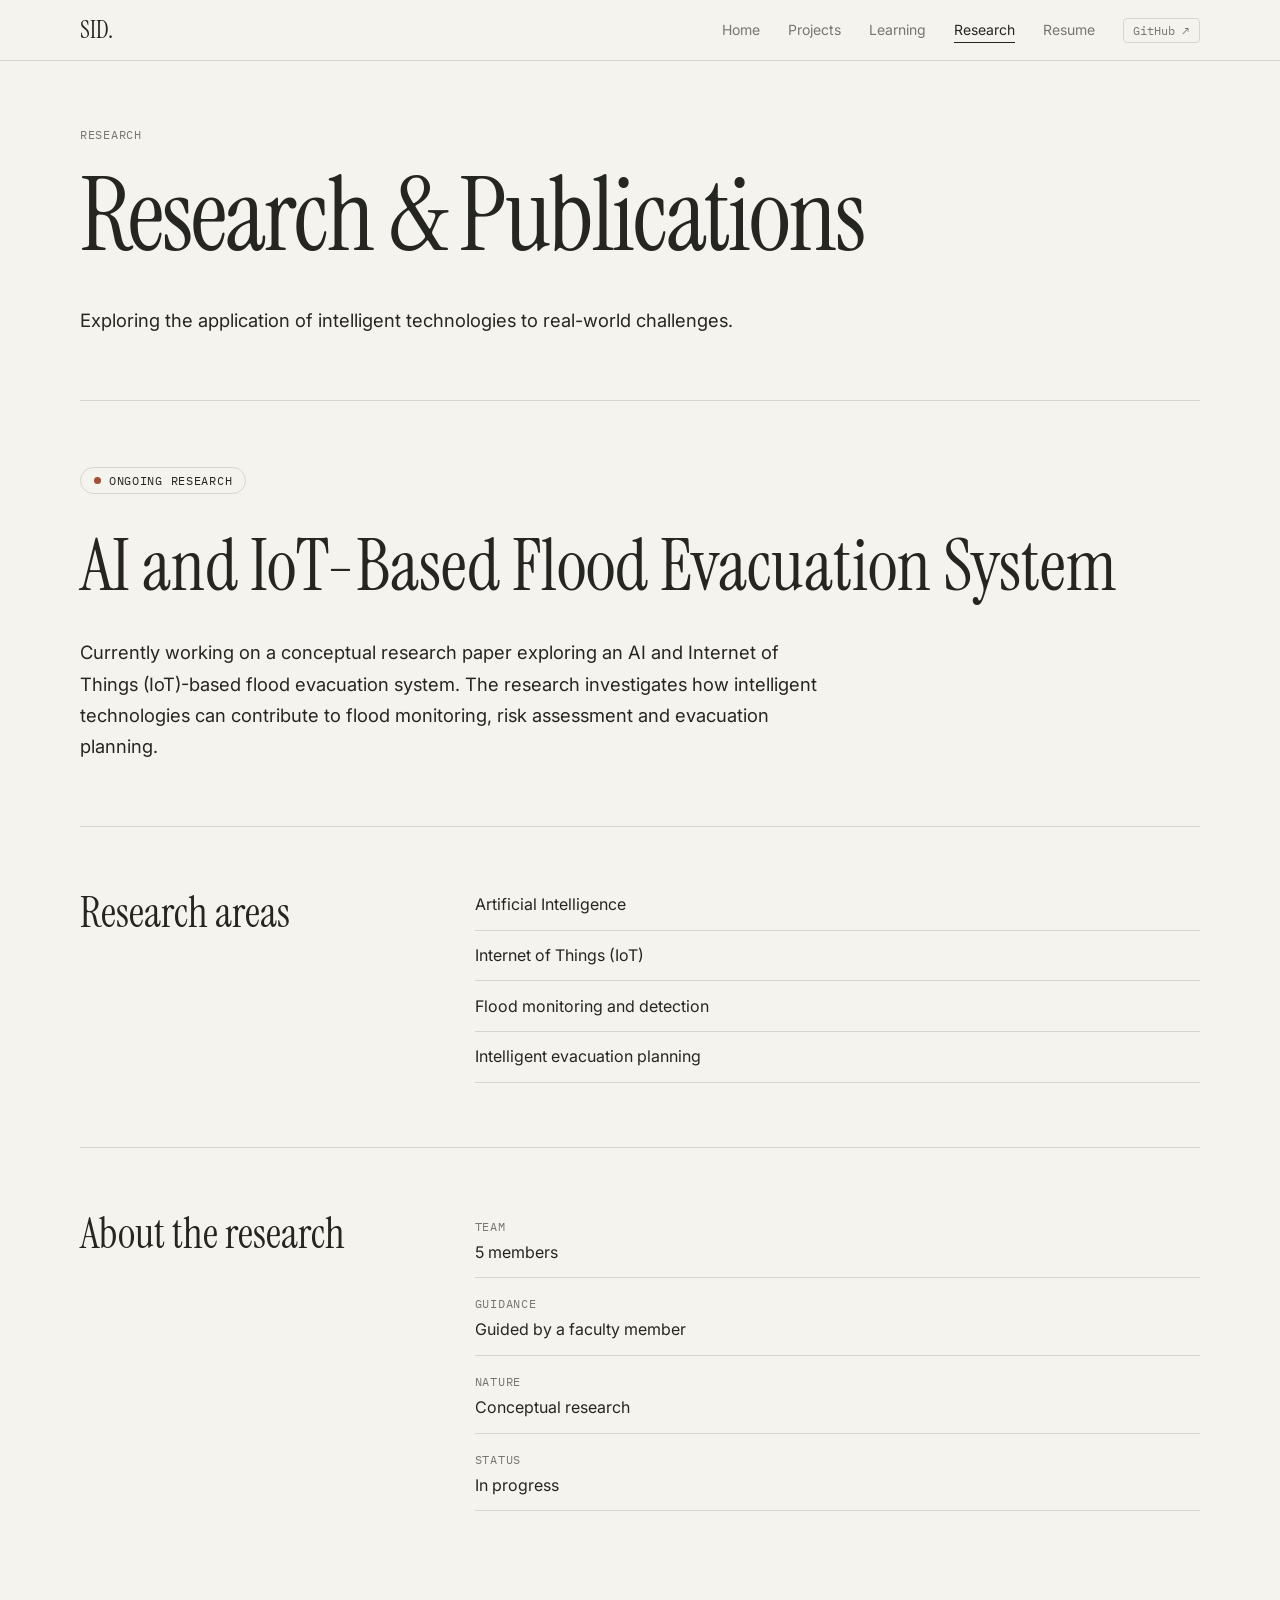
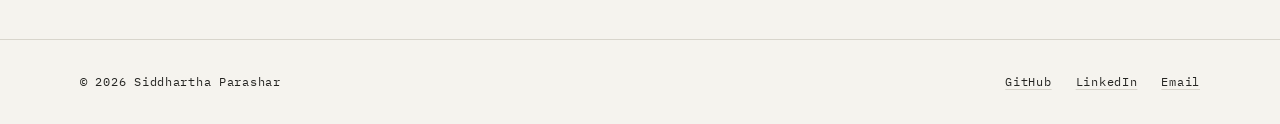
<file: writing.html>
<!DOCTYPE html>
<html lang="en"><head><meta charset="utf-8"><meta name="viewport" content="width=device-width,initial-scale=1">
<title>Research &amp; Publications — Siddhartha Parashar</title><meta name="description" content="Ongoing research: an AI and IoT-based flood evacuation system.">
<link rel="icon" href="assets/images/favicon.svg" type="image/svg+xml">
<link rel="preconnect" href="https://fonts.googleapis.com"><link rel="preconnect" href="https://fonts.gstatic.com" crossorigin>
<link href="https://fonts.googleapis.com/css2?family=IBM+Plex+Mono:wght@400&family=Inter:wght@400;500&family=Instrument+Serif:ital@0;1&display=swap" rel="stylesheet">
<link rel="stylesheet" href="css/style.css"><link rel="stylesheet" href="css/components.css"><link rel="stylesheet" href="css/responsive.css">
</head><body class="">
<a class="skip" href="#main">Skip to content</a>
<header class="site-header"><div class="wrap nav">
<a class="brand" href="index.html">SID.</a>
<button class="menu-btn" aria-expanded="false" aria-controls="nav-list" aria-label="Toggle menu"><span></span><span></span></button>
<nav aria-label="Main"><ul id="nav-list"><li><a href="index.html">Home</a></li><li><a href="projects.html">Projects</a></li><li><a href="learning.html">Learning</a></li><li><a href="writing.html" aria-current="page">Research</a></li><li><a href="resume.html">Resume</a></li><li><a class="gh" href="https://github.com/me-sid/" rel="noopener">GitHub ↗</a></li></ul></nav>
</div></header>
<main id="main"><section class="wrap page-head reveal"><p class="mono label">Research</p><h1>Research &amp; Publications</h1><p class=lede>Exploring the application of intelligent technologies to real-world challenges.</p></section>
<section class="wrap research reveal"><p class="status mono"><i></i>Ongoing research</p><h2 class="big">AI and IoT-Based Flood Evacuation System</h2>
<p class="lede">Currently working on a conceptual research paper exploring an AI and Internet of Things (IoT)-based flood evacuation system. The research investigates how intelligent technologies can contribute to flood monitoring, risk assessment and evacuation planning.</p></section>
<section class="wrap split reveal"><h2>Research areas</h2><ul class="rows"><li>Artificial Intelligence</li><li>Internet of Things (IoT)</li><li>Flood monitoring and detection</li><li>Intelligent evacuation planning</li></ul></section>
<section class="wrap split reveal"><h2>About the research</h2><ul class="rows"><li><span class="mono label">Team</span><br>5 members</li><li><span class="mono label">Guidance</span><br>Guided by a faculty member</li><li><span class="mono label">Nature</span><br>Conceptual research</li><li><span class="mono label">Status</span><br>In progress</li></ul></section></main>
<footer class="site-footer"><div class="wrap foot">
<p class="mono">© <span id="year">2026</span> Siddhartha Parashar</p>
<ul class="mono"><li><a href="https://github.com/me-sid/" rel="noopener">GitHub</a></li><li><a href="https://www.linkedin.com/in/siddhartha-parashar/" rel="noopener">LinkedIn</a></li><li><a href="mailto:siddhartha.parashar@gmail.com">Email</a></li></ul>
</div></footer>
<button class="to-top" aria-label="Back to top" hidden>↑</button>
<script src="js/main.js"></script><script src="js/animations.js"></script>
</body></html>
</file>
<file: css/style.css>
:root{--bg:#F5F3EE;--ink:#252522;--mute:#77766F;--line:#D8D5CC;--card:#ECEAE4;--accent:#A34E36;
--serif:"Instrument Serif",Georgia,serif;--sans:Inter,system-ui,sans-serif;--mono:"IBM Plex Mono",ui-monospace,monospace;
--s1:.5rem;--s2:1rem;--s3:2rem;--s4:4rem;--s5:7rem;--r:4px;--max:1120px}
*{box-sizing:border-box;margin:0}html{scroll-behavior:smooth}
body{background:var(--bg);color:var(--ink);font:400 1rem/1.7 var(--sans);-webkit-font-smoothing:antialiased;overflow-x:hidden}
h1,h2,h3{font-family:var(--serif);font-weight:400;line-height:1.1}
h1{font-size:clamp(3rem,8vw,6.5rem);letter-spacing:-.02em}h2{font-size:clamp(1.8rem,3.5vw,2.6rem)}h3{font-size:1.4rem}
a{color:inherit;text-decoration-color:var(--line);text-underline-offset:3px;transition:color .2s,text-decoration-color .2s}
a:hover{color:var(--accent);text-decoration-color:var(--accent)}
a:focus-visible,button:focus-visible{outline:2px solid var(--accent);outline-offset:3px}
ul,ol{list-style:none;padding:0}img{max-width:100%}
.wrap{width:min(var(--max),100% - 3rem);margin-inline:auto;padding-block:var(--s4);border-top:1px solid var(--line)}
.page-head,.hero{border-top:0}.hero{padding-block:var(--s5) var(--s4)}
.mono{font:400 .75rem/1.6 var(--mono);letter-spacing:.06em;text-transform:uppercase}
.label{color:var(--mute);margin-bottom:var(--s2)}.small{text-transform:none}
.lede{max-width:62ch;font-size:1.15rem;color:var(--ink);margin-top:var(--s3)}
.sub{font-family:var(--serif);font-style:italic;font-size:clamp(1.3rem,2.5vw,1.8rem);color:var(--mute);margin-top:var(--s2)}
.ph{color:var(--accent);font-style:italic;text-transform:none}
.skip{position:absolute;left:-999px}.skip:focus{left:1rem;top:1rem;background:var(--ink);color:var(--bg);padding:.5rem 1rem;z-index:99}
.reveal{opacity:0;transform:translateY(12px);transition:opacity .7s ease,transform .7s ease}.reveal.in{opacity:1;transform:none}
@media(prefers-reduced-motion:reduce){*{transition:none!important;scroll-behavior:auto!important}.reveal{opacity:1;transform:none}}
</file>
<file: css/components.css>
.site-header{position:sticky;top:0;z-index:10;background:rgba(245,243,238,.94);border-bottom:1px solid var(--line)}
.nav{display:flex;justify-content:space-between;align-items:center;padding-block:.9rem;border:0}
.brand{font:1.5rem var(--serif);text-decoration:none}
.nav ul{display:flex;gap:1.75rem;align-items:center}.nav nav a{font-size:.875rem;text-decoration:none;color:var(--mute);padding-block:.25rem;border-bottom:1px solid transparent}
.nav nav a:hover,.nav nav a[aria-current]{color:var(--ink);border-color:var(--ink)}.nav .gh{font:.75rem var(--mono);border:1px solid var(--line);border-radius:var(--r);padding:.25rem .6rem}
.menu-btn{display:none;background:none;border:0;width:40px;height:40px;cursor:pointer}.menu-btn span{display:block;height:1px;background:var(--ink);margin:7px 8px}
.arrow{display:inline-block;text-decoration:none;border-bottom:1px solid var(--line);padding-bottom:2px}.arrow:hover{border-color:var(--accent)}
.actions{display:flex;gap:2rem;flex-wrap:wrap;margin-top:var(--s3)}
.split{display:grid;grid-template-columns:1fr 2fr;gap:var(--s3)}.prose p+p{margin-top:var(--s2)}.prose{max-width:62ch}
.grid2,.grid3,.grid4{display:grid;gap:1px;background:var(--line);border:1px solid var(--line)}
.grid2{grid-template-columns:repeat(2,1fr)}.grid3{grid-template-columns:repeat(3,1fr)}.grid4{grid-template-columns:repeat(4,1fr)}
.cell,.card{background:var(--card);padding:var(--s3);transition:background .25s}.cell p,.card p{color:var(--mute);margin-top:var(--s1);font-size:.95rem}.card:hover{background:#E6E3DB}
.card .tags{margin-block:var(--s2)}.card .arrow{margin-top:var(--s2)}.card.event{border:1px solid var(--line);border-radius:var(--r)}
.tags{display:flex;flex-wrap:wrap;gap:.5rem}.tags li{border:1px solid var(--line);border-radius:var(--r);padding:.1rem .6rem;color:var(--mute)}
.rows li{padding:.7rem 0;border-bottom:1px solid var(--line)}.rows li:first-child{padding-top:0}
.dash li{padding-left:1.2rem;position:relative}.dash li::before{content:"–";position:absolute;left:0;color:var(--mute)}
.project{display:grid;grid-template-columns:1fr 1fr;gap:var(--s3);padding-block:var(--s4);border-top:1px solid var(--line)}.project:first-child{border-top:0}
.project:nth-child(even) .shot{order:2}
.pbody h2{margin-bottom:var(--s2)}.pbody .tags{margin-bottom:var(--s2)}.pbody h3{color:var(--mute);margin:var(--s2) 0 .25rem}.plink{margin-top:var(--s2)}
.shot{background:var(--card);border:1px dashed var(--line);border-radius:var(--r);display:grid;place-items:center;text-align:center;color:var(--mute);align-self:start;aspect-ratio:4/3}
.shot.slim{aspect-ratio:auto;min-height:140px;margin-top:var(--s3)}
.timeline{margin-top:var(--s3);border-left:1px solid var(--line);padding-left:var(--s3)}.timeline li{position:relative;padding-bottom:var(--s2)}
.timeline li::before{content:"";position:absolute;left:calc(-2rem - 4px);top:.7rem;width:7px;height:7px;border-radius:50%;background:var(--accent)}
.timeline li span{display:block;color:var(--mute)}.timeline.big{margin-top:0}.timeline.big li{padding-bottom:var(--s3)}.timeline.big p{color:var(--mute)}
.status{display:inline-flex;align-items:center;gap:.5rem;border:1px solid var(--line);border-radius:99px;padding:.2rem .8rem;margin-bottom:var(--s3)}
.status i{width:7px;height:7px;border-radius:50%;background:var(--accent)}.big{font-size:clamp(2.4rem,6vw,4.5rem)}
.btn{display:inline-block;font:.8rem var(--mono);border:1px solid var(--ink);border-radius:var(--r);padding:.6rem 1.1rem;background:none;color:var(--ink);cursor:pointer;text-decoration:none;text-transform:uppercase;letter-spacing:.05em}
.btn:hover{background:var(--ink);color:var(--bg)}.btn.is-disabled{border-color:var(--line);color:var(--mute);cursor:not-allowed}.btn.is-disabled:hover{background:none;color:var(--mute)}
.resume{padding-top:var(--s3)}.rrow{display:grid;grid-template-columns:1fr 3fr;gap:var(--s3);padding-block:var(--s2);border-bottom:1px solid var(--line)}.rrow p+p{margin-top:.5rem}.rrow h2{color:var(--mute);font-size:.75rem}
.site-footer{border-top:1px solid var(--line);margin-top:var(--s4)}.foot{display:flex;justify-content:space-between;gap:1rem;flex-wrap:wrap;border:0;padding-block:var(--s3)}.foot ul{display:flex;gap:1.5rem;flex-wrap:wrap}.foot .mono{text-transform:none}
.to-top{position:fixed;right:1.25rem;bottom:1.25rem;width:44px;height:44px;border:1px solid var(--line);border-radius:var(--r);background:var(--bg);cursor:pointer;font-size:1.1rem}.to-top:hover{border-color:var(--accent);color:var(--accent)}.to-top[hidden]{display:none}
@media print{.site-header,.site-footer,.to-top,.noprint{display:none!important}body{background:#fff;font-size:10.5pt;line-height:1.4}.reveal{opacity:1!important;transform:none!important}.wrap{width:100%;padding-block:.4rem;border:0}h1{font-size:28pt}.rrow{break-inside:avoid;padding-block:.35rem}a{text-decoration:none}}

.grid2 .card:last-child:nth-child(odd){grid-column:1/-1}
</file>
<file: css/responsive.css>
@media(max-width:900px){.grid3,.grid4{grid-template-columns:1fr 1fr}.project,.split,.rrow{grid-template-columns:1fr}.project:nth-child(even) .shot{order:0}}
@media(max-width:700px){
.menu-btn{display:block}.nav nav{position:absolute;top:100%;left:0;right:0;background:var(--bg);border-bottom:1px solid var(--line);display:none}
.nav nav.open{display:block}.nav ul{flex-direction:column;align-items:flex-start;gap:0;padding:1rem 1.5rem}.nav nav li{width:100%;padding-block:.6rem;border-bottom:1px solid var(--line)}
.grid2,.grid3,.grid4{grid-template-columns:1fr}.hero{padding-block:var(--s4) var(--s3)}.wrap{padding-block:var(--s3)}.timeline{padding-left:1.5rem}.timeline li::before{left:calc(-1.5rem - 4px)}.actions{gap:1rem;flex-direction:column}}
</file>
